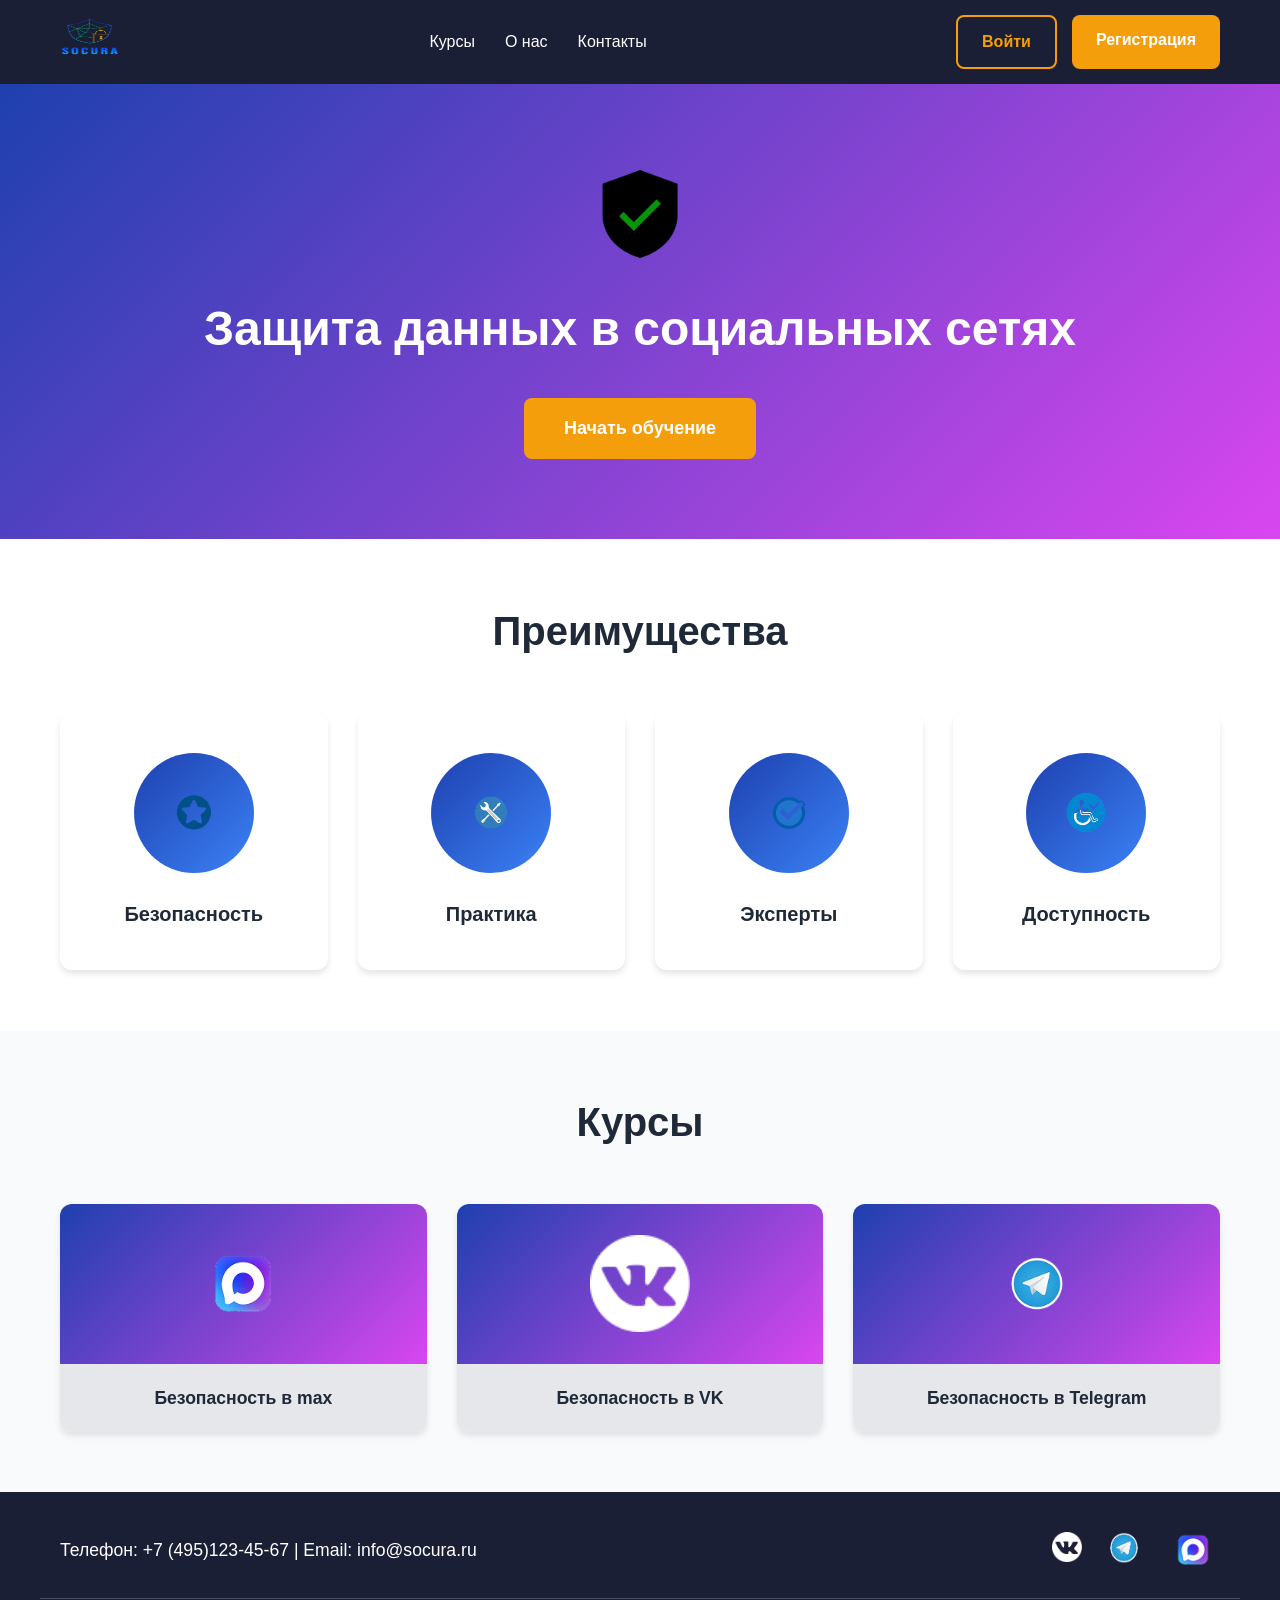
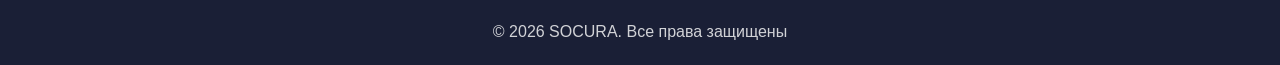
<file: день 6/index.html>
<!DOCTYPE html>
<html lang="ru">
<head>
    <meta charset="UTF-8">
    <meta name="viewport" content="width=device-width, initial-scale=1.0">
    <title>SOCURA - Защита данных в социальных сетях</title>
    <link rel="stylesheet" href="style.css">
</head>
<body>
    <header class="header">
        <div class="container header__inner">
            <div class="logo">
                <img src="img/logo.png" alt="SOCURA" width="60" height="40">
            </div>
            <nav class="nav">
                <ul class="nav__list">
                    <li><a href="#courses" class="nav__link">Курсы</a></li>
                    <li><a href="#about" class="nav__link">О нас</a></li>
                    <li><a href="#contacts" class="nav__link">Контакты</a></li>
                </ul>
            </nav>
            <div class="header__buttons">
                <a href="registration.html" class="btn btn--outline">Войти</a>
                <a href="registration.html" class="btn btn--primary">Регистрация</a>
            </div>
        </div>
    </header>

    <main>
        <section class="hero">
            <div class="container hero__inner">
                <div class="hero__shield">
                    <img src="img/shield.png" alt="Shield" width="100" height="100">
                </div>
                <h1 class="hero__title">Защита данных в социальных сетях</h1>
                <a href="registration.html" class="btn btn--large btn--orange">Начать обучение</a>
            </div>
        </section>

        <section id="about" class="advantages section">
            <div class="container">
                <h2 class="section__title">Преимущества</h2>
                <div class="advantages__grid">
                <div class="advantage-card">
                    <div class="advantage-card__icon">
                        <img src="img/star.png" alt="Безопасность" width="100" height="100">
                    </div>
                    <h3 class="advantage-card__title">Безопасность</h3>
                    </div>
                    <div class="advantage-card">
                        <div class="advantage-card__icon">
                            <img src="img/tools.png" alt="Практика" width="60" height="60">
                        </div>
                        <h3 class="advantage-card__title">Практика</h3>
                    </div>
                    <div class="advantage-card">
                        <div class="advantage-card__icon">
                            <img src="img/check.png" alt="Эксперты" width="60" height="60">
                        </div>
                        <h3 class="advantage-card__title">Эксперты</h3>
                    </div>
                    <div class="advantage-card">
                        <div class="advantage-card__icon">
                            <img src="img/accessibility.png" alt="Доступность" width="60" height="60">
                        </div>
                        <h3 class="advantage-card__title">Доступность</h3>
                    </div>
                </div>
            </div>
        </section>

        <section id="courses" class="courses section">
            <div class="container">
                <h2 class="section__title">Курсы</h2>
                <div class="courses__grid">
                    <div class="course-card">
                        <div class="course-card__header course-card__header--ok">
                            <img src="img/max.png" alt="max" width="200" height="80">
                        </div>
                        <div class="course-card__body">
                            <h3 class="course-card__title">Безопасность в max</h3>
                        </div>
                    </div>
                    <div class="course-card">
                        <div class="course-card__header course-card__header--vk">
                            <img src="img/vk.png" alt="VK" width="80" height="80">
                        </div>
                        <div class="course-card__body">
                            <h3 class="course-card__title">Безопасность в VK</h3>
                        </div>
                    </div>
                    <div class="course-card">
                        <div class="course-card__header course-card__header--telegram">
                            <img src="img/telegram.png" alt="Telegram" width="120" height="80">
                        </div>
                        <div class="course-card__body">
                            <h3 class="course-card__title">Безопасность в Telegram</h3>
                        </div>
                    </div>
                </div>
            </div>
        </section>
    </main>

    <footer id="contacts" class="footer">
        <div class="container footer__inner">
            <div class="footer__contacts">
                <p>Телефон: +7 (495)123-45-67 | Email: info@socura.ru</p>
            </div>
            <div class="footer__socials">
                <a href="#" class="social-link">
                    <img src="img/vk.png" alt="VK" width="30" height="30">
                </a>
                <a href="#" class="social-link">
                    <img src="img/telegram.png" alt="Telegram" width="54" height="32">
                </a>
                <a href="#" class="social-link">
                    <img src="img/max.png" alt="OK" width="54" height="36">
                </a>
            </div>
        </div>
        <div class="container footer__copyright">
            <p>© 2026 SOCURA. Все права защищены</p>
        </div>
    </footer>

</body>
</html>
</file>
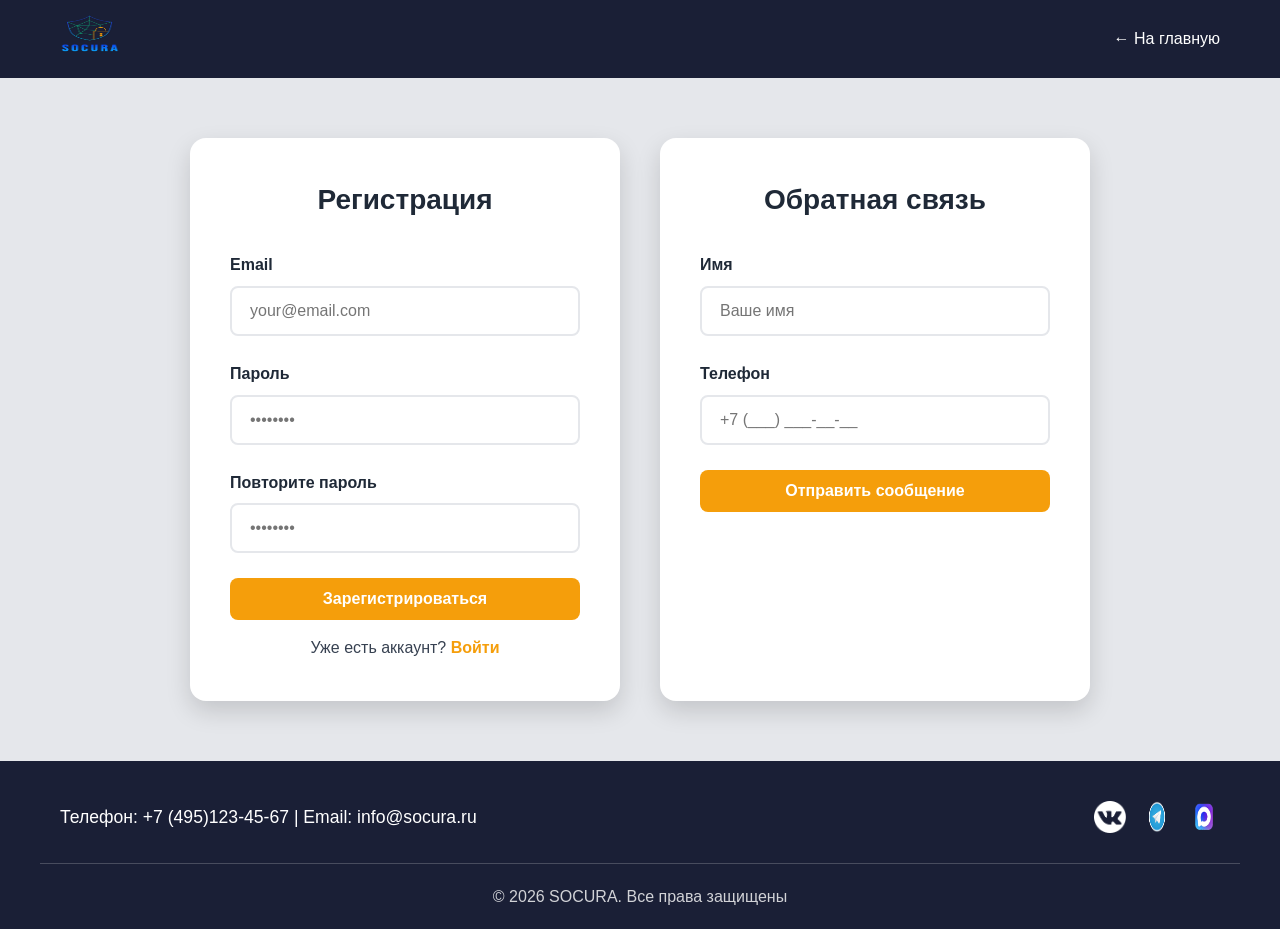
<file: день 6/registration.html>
<!DOCTYPE html>
<html lang="ru">
<head>
    <meta charset="UTF-8">
    <meta name="viewport" content="width=device-width, initial-scale=1.0">
    <title>Регистрация - SOCURA</title>
    <link rel="stylesheet" href="style.css">
</head>
<body>

    <!-- Header -->
    <header class="header">
        <div class="container header__inner">
            <div class="logo">
                <img src="img/logo.png" alt="SOCURA" width="60" height="40">
            </div>
            <nav class="nav">
                <ul class="nav__list">
                    <li><a href="index.html" class="nav__link">← На главную</a></li>
                </ul>
            </nav>
        </div>
    </header>

    <main>
        <section class="registration section">
            <div class="container">
                <div class="forms__wrapper">
                    <!-- Форма регистрации -->
                    <div class="form-card" id="registerCard">
                        <h2 class="form-card__title">Регистрация</h2>
                        <form class="form" id="registerForm">
                            <div class="form__group">
                                <label class="form__label">Email</label>
                                <input type="email" class="form__input" id="regEmail" placeholder="your@email.com" required>
                            </div>
                            <div class="form__group">
                                <label class="form__label">Пароль</label>
                                <input type="password" class="form__input" id="regPassword" placeholder="••••••••" required minlength="6">
                            </div>
                            <div class="form__group">
                                <label class="form__label">Повторите пароль</label>
                                <input type="password" class="form__input" id="regPasswordConfirm" placeholder="••••••••" required>
                            </div>
                            <button type="submit" class="btn btn--orange btn--full">Зарегистрироваться</button>
                            <p class="form__text">Уже есть аккаунт? <a href="#" class="form__link" onclick="showLogin(); return false;">Войти</a></p>
                        </form>
                    </div>

                    <!-- Форма входа (скрыта) -->
                    <div class="form-card" id="loginCard" style="display: none;">
                        <h2 class="form-card__title">Вход</h2>
                        <form class="form" id="loginForm">
                            <div class="form__group">
                                <label class="form__label">Email</label>
                                <input type="email" class="form__input" id="loginEmail" placeholder="your@email.com" required>
                            </div>
                            <div class="form__group">
                                <label class="form__label">Пароль</label>
                                <input type="password" class="form__input" id="loginPassword" placeholder="••••••••" required>
                            </div>
                            <button type="submit" class="btn btn--orange btn--full">Войти</button>
                            <p class="form__text">Нет аккаунта? <a href="#" class="form__link" onclick="showRegister(); return false;">Зарегистрироваться</a></p>
                        </form>
                    </div>

                    <!-- Форма обратной связи -->
                    <div class="form-card">
                        <h2 class="form-card__title">Обратная связь</h2>
                        <form class="form" id="contactForm">
                            <div class="form__group">
                                <label class="form__label">Имя</label>
                                <input type="text" class="form__input" placeholder="Ваше имя" required>
                            </div>
                            <div class="form__group">
                                <label class="form__label">Телефон</label>
                                <input type="tel" class="form__input" placeholder="+7 (___) ___-__-__" required>
                            </div>
                            <button type="submit" class="btn btn--orange btn--full">Отправить сообщение</button>
                        </form>
                    </div>
                </div>
            </div>
        </section>
    </main>

    <!-- Footer -->
    <footer id="contacts" class="footer">
        <div class="container footer__inner">
            <div class="footer__contacts">
                <p>Телефон: +7 (495)123-45-67 | Email: info@socura.ru</p>
            </div>
            <div class="footer__socials">
                <a href="#" class="social-link">
                    <img src="img/vk.png" alt="VK" width="32" height="32">
                </a>
                <a href="#" class="social-link">
                    <img src="img/telegram.png" alt="Telegram" width="32" height="32">
                </a>
                <a href="#" class="social-link">
                    <img src="img/max.png" alt="OK" width="32" height="32">
                </a>
            </div>
        </div>
        <div class="container footer__copyright">
            <p>© 2026 SOCURA. Все права защищены</p>
        </div>
    </footer>

    <script>
        // Переключение между входом и регистрацией
        function showLogin() {
            document.getElementById('registerCard').style.display = 'none';
            document.getElementById('loginCard').style.display = 'block';
        }

        function showRegister() {
            document.getElementById('loginCard').style.display = 'none';
            document.getElementById('registerCard').style.display = 'block';
        }

        // Обработка формы регистрации
        document.getElementById('registerForm').addEventListener('submit', function(e) {
            e.preventDefault();
            
            const email = document.getElementById('regEmail').value;
            const password = document.getElementById('regPassword').value;
            const passwordConfirm = document.getElementById('regPasswordConfirm').value;

            if (password !== passwordConfirm) {
                alert('Пароли не совпадают!');
                return;
            }

            // Сохраняем пользователя
            localStorage.setItem('userEmail', email);
            localStorage.setItem('userPassword', password);
            localStorage.setItem('isLoggedIn', 'true');

            // Перенаправляем на lessons.html
            window.location.href = 'lessons.html';
        });

        // Обработка формы входа
        document.getElementById('loginForm').addEventListener('submit', function(e) {
            e.preventDefault();
            
            const email = document.getElementById('loginEmail').value;
            const password = document.getElementById('loginPassword').value;

            const savedEmail = localStorage.getItem('userEmail');
            const savedPassword = localStorage.getItem('userPassword');

            if (email === savedEmail && password === savedPassword) {
                localStorage.setItem('isLoggedIn', 'true');
                window.location.href = 'lessons.html';
            } else {
                alert('Неверный email или пароль!');
            }
        });

        // Обработка формы обратной связи
        document.getElementById('contactForm').addEventListener('submit', function(e) {
            e.preventDefault();
            alert('Сообщение отправлено! Мы свяжемся с вами в ближайшее время.');
            this.reset();
        });
    </script>

</body>
</html>
</file>
<file: день 6/style.css>
/* ===== RESET & BASE ===== */
* {
    margin: 0;
    padding: 0;
    box-sizing: border-box;
}

:root {
    --color-primary: #1a1f36;
    --color-secondary: #8b2dd4;
    --color-accent: #f59e0b;
    --color-orange: #f59e0b;
    --color-blue: #1e40af;
    --color-purple: #8b2dd4;
    --color-pink: #d946ef;
    --color-white: #ffffff;
    --color-gray: #e5e7eb;
    --color-dark: #1f2937;
    --color-text: #374151;
    --gradient-hero: linear-gradient(135deg, #1e40af 0%, #d946ef 100%);
    --gradient-card: linear-gradient(135deg, #1e40af 0%, #d946ef 100%);
    --shadow-card: 0 4px 6px rgba(0, 0, 0, 0.1);
    --shadow-large: 0 10px 25px rgba(0, 0, 0, 0.15);
}

body {
    font-family: -apple-system, BlinkMacSystemFont, 'Segoe UI', Roboto, 'Helvetica Neue', Arial, sans-serif;
    color: var(--color-text);
    line-height: 1.6;
    background-color: var(--color-white);
}

.container {
    max-width: 1200px;
    margin: 0 auto;
    padding: 0 20px;
}

/* ===== BUTTONS ===== */
.btn {
    display: inline-block;
    padding: 12px 24px;
    border: none;
    border-radius: 8px;
    font-size: 16px;
    font-weight: 600;
    cursor: pointer;
    transition: all 0.3s ease;
    text-decoration: none;
    text-align: center;
}

.btn--primary {
    background-color: var(--color-orange);
    color: var(--color-white);
}

.btn--primary:hover {
    background-color: #d97706;
    transform: translateY(-2px);
}

.btn--outline {
    background-color: transparent;
    border: 2px solid var(--color-orange);
    color: var(--color-orange);
}

.btn--outline:hover {
    background-color: var(--color-orange);
    color: var(--color-white);
}

.btn--orange {
    background-color: var(--color-orange);
    color: var(--color-white);
}

.btn--orange:hover {
    background-color: #d97706;
}

.btn--large {
    padding: 16px 40px;
    font-size: 18px;
}

.btn--full {
    width: 100%;
}

/* ===== HEADER ===== */
.header {
    background-color: var(--color-primary);
    padding: 15px 0;
    position: sticky;
    top: 0;
    z-index: 1000;
}

.header__inner {
    display: flex;
    justify-content: space-between;
    align-items: center;
}

.nav__list {
    display: flex;
    list-style: none;
    gap: 30px;
}

.nav__link {
    color: var(--color-white);
    text-decoration: none;
    font-weight: 500;
    transition: color 0.3s;
}

.nav__link:hover {
    color: var(--color-orange);
}

.header__buttons {
    display: flex;
    gap: 15px;
}

/* ===== HERO SECTION ===== */
.hero {
    background: var(--gradient-hero);
    padding: 80px 0;
    text-align: center;
}

.hero__shield {
    margin-bottom: 20px;
}

.hero__title {
    color: var(--color-white);
    font-size: 3rem;
    margin-bottom: 30px;
    font-weight: 700;
}

/* ===== SECTIONS ===== */
.section {
    padding: 60px 0;
}

.section__title {
    text-align: center;
    font-size: 2.5rem;
    margin-bottom: 50px;
    color: var(--color-dark);
}

/* ===== ADVANTAGES ===== */
.advantages {
    background-color: var(--color-white);
}

.advantages__grid {
    display: grid;
    grid-template-columns: repeat(4, 1fr);
    gap: 30px;
}

.advantage-card {
    background: var(--color-white);
    padding: 40px 30px;
    border-radius: 12px;
    text-align: center;
    box-shadow: var(--shadow-card);
    transition: transform 0.3s;
}

.advantage-card:hover {
    transform: translateY(-5px);
    box-shadow: var(--shadow-large);
}

.advantage-card__icon {
    width: 120px;
    height: 120px;
    margin: 0 auto 25px;
    background: linear-gradient(135deg, #1e40af 0%, #3b82f6 100%);
    border-radius: 50%;
    display: flex;
    align-items: center;
    justify-content: center;
}

.advantage-card__icon img {
    width: 80px;
    height: 80px;
    object-fit: contain;
}

.advantage-card__title {
    font-size: 1.25rem;
    color: var(--color-dark);
}

/* ===== COURSES ===== */
.courses {
    background-color: #f9fafb;
}

.courses__grid {
    display: grid;
    grid-template-columns: repeat(3, 1fr);
    gap: 30px;
}

.course-card {
    background: var(--color-white);
    border-radius: 12px;
    overflow: hidden;
    box-shadow: var(--shadow-card);
    transition: transform 0.3s;
}

.course-card:hover {
    transform: translateY(-5px);
    box-shadow: var(--shadow-large);
}
.course-card__header {
    height: 160px; /* Чуть увеличим высоту шапки карточки */
    display: flex;
    align-items: center;
    justify-content: center;
    padding: 20px;
}

.course-card__header--ok {
    background: linear-gradient(135deg, #1e40af 0%, #d946ef 100%);
}

.course-card__header--vk {
    background: linear-gradient(135deg, #1e40af 0%, #d946ef 100%);
}

.course-card__header--telegram {
    background: linear-gradient(135deg, #1e40af 0%, #d946ef 100%);
}

.course-card__header img {
    width: 100px;      /* Единый размер для всех иконок */
    height: 100px;
    object-fit: contain; /* Не растягивает, сохраняет пропорции */
}

.course-card__body {
    padding: 20px;
    background-color: var(--color-gray);
}

.course-card__title {
    text-align: center;
    font-size: 1.1rem;
    color: var(--color-dark);
}

/* ===== VIDEO LESSONS ===== */
.lessons {
    background-color: #e5e7eb;
}

.lessons__title {
    text-align: center;
    font-size: 2.5rem;
    margin-bottom: 40px;
    color: var(--color-dark);
}

.lessons__wrapper {
    display: grid;
    grid-template-columns: 2fr 1fr;
    gap: 40px;
}

.video-player {
    background: transparent;
    border-radius: 16px;
    overflow: hidden;
}

.video-player__screen {
    min-height: 500px;
    display: flex;
    align-items: center;
    justify-content: center;
    background: #f3f4f6;
    border-radius: 16px;
    padding: 20px;
}

.lesson-video {
    width: 100%;
    max-width: 100%;
    border-radius: 12px;
    background: #000;
}

/* Аудио контейнер */
.audio-container {
    flex-direction: column;
    align-items: center;
    justify-content: center;
    background: linear-gradient(135deg, #1e40af 0%, #d946ef 100%);
    padding: 60px 40px;
    border-radius: 16px;
    text-align: center;
    min-height: 500px;
}

.audio-icon {
    font-size: 80px;
    margin-bottom: 20px;
}

.audio-title {
    color: white;
    font-size: 1.5rem;
    margin-bottom: 30px;
}

.audio-container audio {
    width: 100%;
    max-width: 500px;
}

.lessons__info {
    grid-column: 1 / -1;
    margin-bottom: 30px;
}

.lessons__subtitle {
    font-size: 1.5rem;
    margin-bottom: 15px;
    color: var(--color-dark);
}

.lessons__description {
    font-size: 1.1rem;
    color: var(--color-text);
    line-height: 1.8;
}

.lessons__list {
    display: flex;
    flex-direction: column;
    gap: 15px;
}

.lessons__list-title {
    font-size: 1.5rem;
    margin-bottom: 20px;
    color: var(--color-dark);
}

.lesson-item {
    display: flex;
    align-items: center;
    padding: 20px;
    background: var(--color-white);
    border-radius: 12px;
    box-shadow: var(--shadow-card);
    transition: all 0.3s;
    cursor: pointer;
}

.lesson-item:hover {
    transform: translateX(5px);
}

.lesson-item--completed {
    background: var(--color-white);
    opacity: 0.8;
}

.lesson-item--active {
    background: #93a7d4;
    border-left: 4px solid var(--color-orange);
}

.lesson-item__number {
    width: 50px;
    height: 50px;
    background: #10b981;
    color: white;
    border-radius: 50%;
    display: flex;
    align-items: center;
    justify-content: center;
    font-weight: 700;
    margin-right: 20px;
    flex-shrink: 0;
}

.lesson-item--active .lesson-item__number {
    background: var(--color-orange);
}

.lesson-item__info {
    flex: 1;
}

.lesson-item__title {
    font-size: 1.1rem;
    color: var(--color-dark);
    margin-bottom: 5px;
}

.lesson-item--active .lesson-item__title {
    color: var(--color-white);
}

.lesson-item__time {
    font-size: 0.9rem;
    color: #6b7280;
}

.lesson-item--active .lesson-item__time {
    color: rgba(255, 255, 255, 0.8);
}

.lesson-item__check {
    width: 40px;
    height: 40px;
    background: #10b981;
    color: white;
    border-radius: 50%;
    display: flex;
    align-items: center;
    justify-content: center;
    font-weight: 700;
    flex-shrink: 0;
}

.lesson-item:not(.lesson-item--completed) .lesson-item__check {
    display: none;
}

/* ===== REGISTRATION & FORMS ===== */
.registration {
    background-color: #e5e7eb;
}

.forms__wrapper {
    display: grid;
    grid-template-columns: repeat(2, 1fr);
    gap: 40px;
    max-width: 900px;
    margin: 0 auto;
}

.form-card {
    background: var(--color-white);
    padding: 40px;
    border-radius: 16px;
    box-shadow: var(--shadow-large);
}

.form-card__title {
    text-align: center;
    font-size: 1.75rem;
    margin-bottom: 30px;
    color: var(--color-dark);
}

.form__group {
    margin-bottom: 25px;
}

.form__label {
    display: block;
    margin-bottom: 8px;
    font-weight: 600;
    color: var(--color-dark);
}

.form__input {
    width: 100%;
    padding: 14px 18px;
    border: 2px solid #e5e7eb;
    border-radius: 8px;
    font-size: 16px;
    transition: border-color 0.3s;
}

.form__input:focus {
    outline: none;
    border-color: var(--color-orange);
}

.form__text {
    text-align: center;
    margin-top: 15px;
    color: var(--color-text);
}

.form__link {
    color: var(--color-orange);
    text-decoration: none;
    font-weight: 600;
}

.form__link:hover {
    text-decoration: underline;
}

/* ===== FOOTER ===== */
.footer {
    background-color: var(--color-primary);
    color: var(--color-white);
    padding: 40px 0 20px;
}

.footer__inner {
    display: flex;
    justify-content: space-between;
    align-items: center;
    padding-bottom: 30px;
    border-bottom: 1px solid rgba(255, 255, 255, 0.2);
}

.footer__contacts p {
    font-size: 1.1rem;
}

.footer__socials {
    display: flex;
    gap: 15px;
}

.social-link {
    display: inline-flex;
    transition: transform 0.3s;
}

.social-link:hover {
    transform: translateY(-3px);
}

.footer__copyright {
    text-align: center;
    padding-top: 20px;
    color: rgba(255, 255, 255, 0.8);
}

/* Кнопка "Пройдено" */
.btn--complete {
    width: 100%;
    padding: 16px;
    font-size: 18px;
    font-weight: 700;
    background: var(--color-orange);
    color: white;
    border: none;
    border-radius: 12px;
    cursor: pointer;
    transition: all 0.3s;
    margin-top: 20px;
}

.btn--complete:hover:not(:disabled) {
    background: #d97706;
    transform: translateY(-2px);
}

.btn--complete:disabled {
    background: #10b981;
    cursor: not-allowed;
    transform: none;
}

.btn--completed {
    background: #10b981 !important;
}

/* ===== RESPONSIVE ===== */
@media (max-width: 1024px) {
    .advantages__grid {
        grid-template-columns: repeat(2, 1fr);
    }
    
    .courses__grid {
        grid-template-columns: repeat(2, 1fr);
    }
    
    .lessons__wrapper {
        grid-template-columns: 1fr;
    }
    
    .video-player__screen,
    .audio-container {
        min-height: 400px;
    }
}

@media (max-width: 768px) {
    .header__inner {
        flex-direction: column;
        gap: 15px;
    }
    
    .header .logo {
        display: none;
    }
    
    .nav__list {
        gap: 15px;
    }
    
    .hero__title {
        font-size: 2rem;
    }
    
    .advantages__grid {
        grid-template-columns: 1fr;
    }
    
    .courses__grid {
        grid-template-columns: 1fr;
    }
    
    .forms__wrapper {
        grid-template-columns: 1fr;
    }
    
    .footer__inner {
        flex-direction: column;
        gap: 20px;
        text-align: center;
    }
    
    .section__title,
    .lessons__title {
        font-size: 2rem;
    }
    
    .video-player__screen,
    .audio-container {
        min-height: 300px;
        padding: 15px;
    }
    
    .audio-icon {
        font-size: 60px;
    }
    
    .audio-title {
        font-size: 1.2rem;
    }
}

@media (max-width: 480px) {
    .header__buttons {
        flex-direction: column;
        width: 100%;
    }
    
    .btn {
        width: 100%;
    }
    
    .hero__title {
        font-size: 1.5rem;
    }
    
    .video-player__screen,
    .audio-container {
        min-height: 250px;
    }
}
</file>
